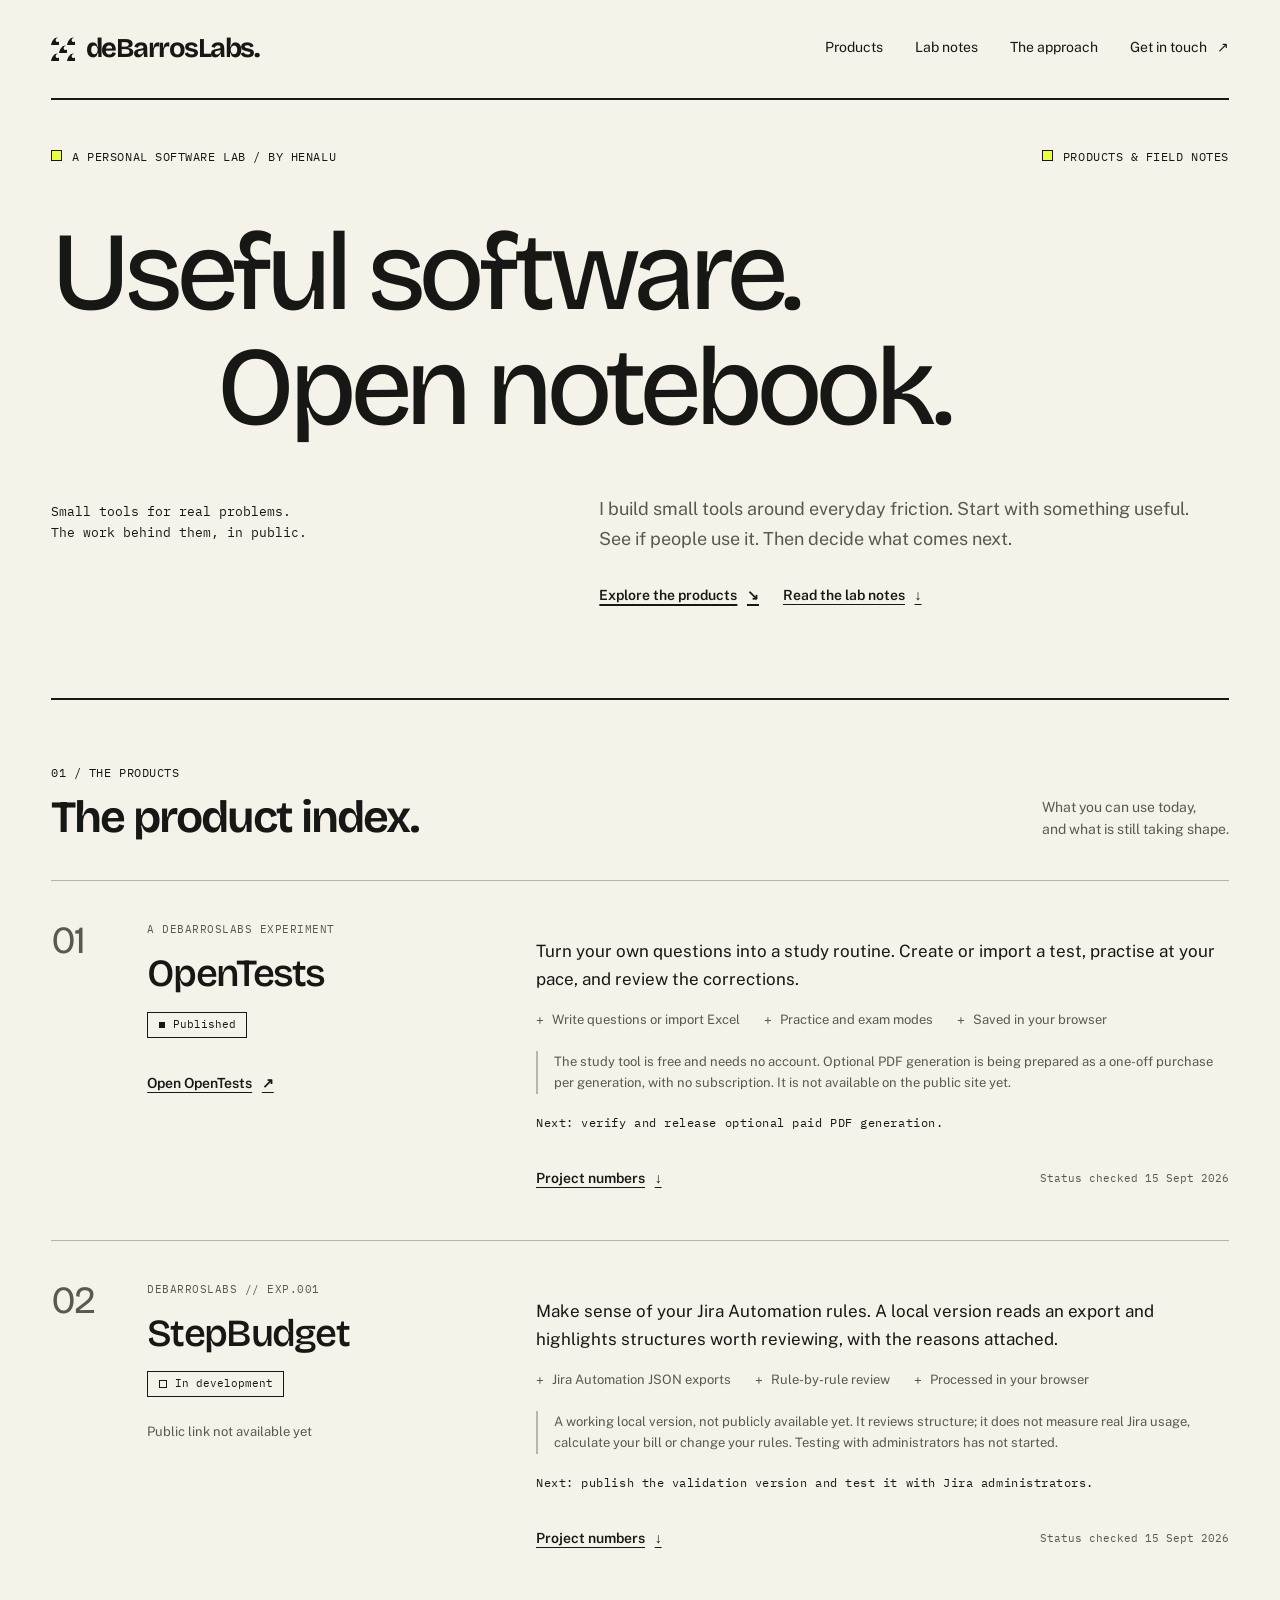
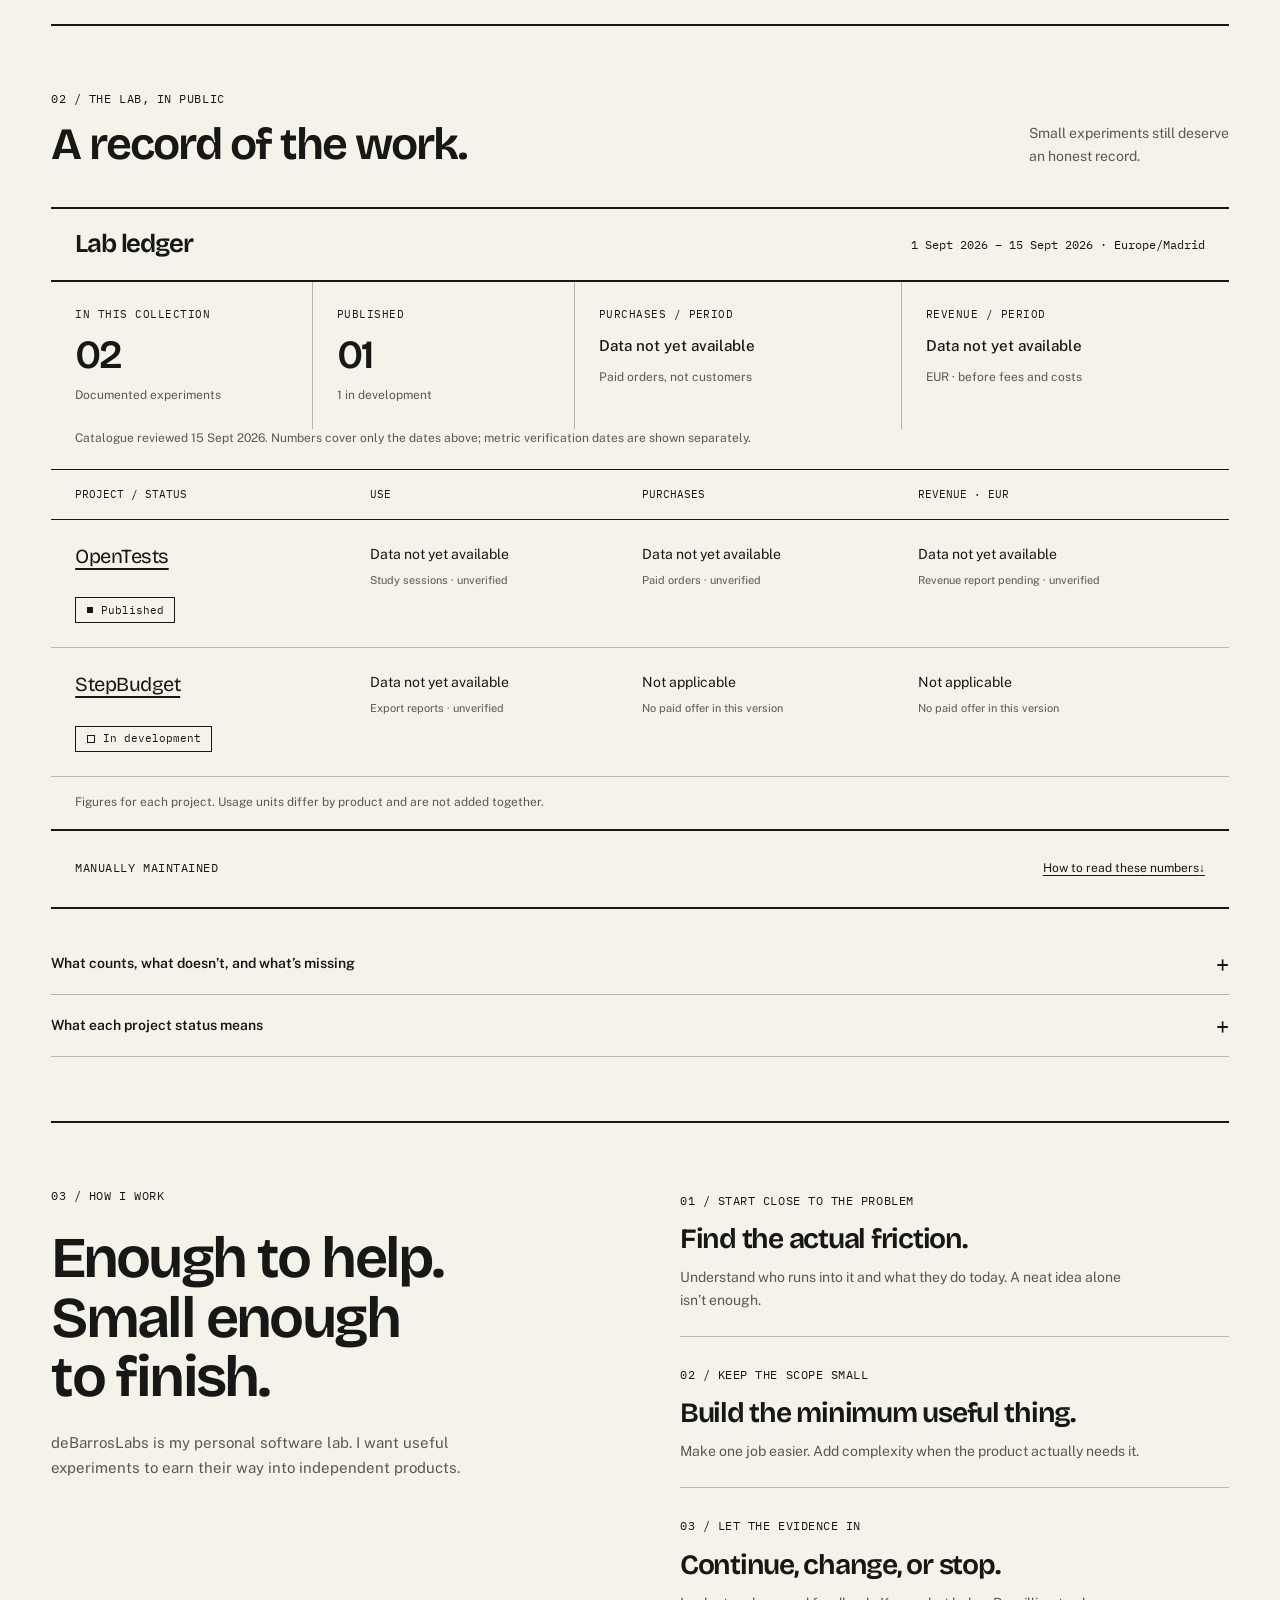
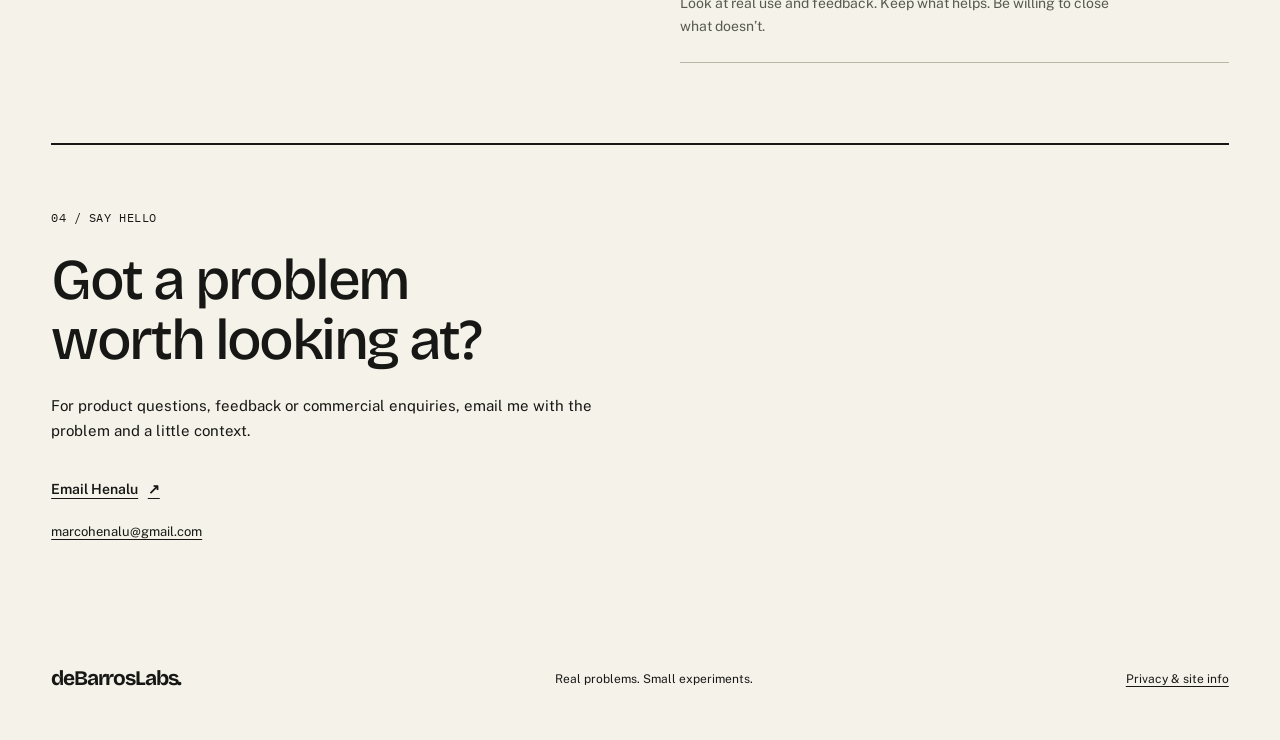
<file: public/index.html>
<!doctype html>
<html lang="en">
  <head>
    <meta charset="utf-8" />
    <meta name="viewport" content="width=device-width, initial-scale=1" />
    <title>deBarrosLabs — Small tools for real problems</title>
    <meta
      name="description"
      content="A personal software lab. Explore OpenTests and StepBudget, see what is available, and follow the work and the numbers behind each experiment."
    />
    <meta name="theme-color" content="#f5f2e9" />
    <link rel="canonical" href="https://debarroslabs.com/" />
    <meta property="og:type" content="website" />
    <meta property="og:site_name" content="deBarrosLabs" />
    <meta
      property="og:title"
      content="deBarrosLabs — Small tools for real problems"
    />
    <meta
      property="og:description"
      content="Useful little products. Work in progress. The numbers, when there are numbers."
    />
    <meta property="og:url" content="https://debarroslabs.com/" />
    <meta property="og:image" content="https://debarroslabs.com/social.png" />
    <meta property="og:image:width" content="1200" />
    <meta property="og:image:height" content="630" />
    <meta
      property="og:image:alt"
      content="deBarrosLabs. Small tools for real problems."
    />
    <meta name="twitter:card" content="summary_large_image" />
    <link rel="icon" href="icons/lab.svg" type="image/svg+xml" />
    <link rel="apple-touch-icon" href="icons/apple-touch-icon.png" />
    <link
      rel="preload"
      href="brand/fonts/bricolage-grotesque-latin-wght-normal.woff2"
      as="font"
      type="font/woff2"
      crossorigin
    />
    <link
      rel="preload"
      href="brand/fonts/public-sans-latin-wght-normal.woff2"
      as="font"
      type="font/woff2"
      crossorigin
    />
    <link rel="stylesheet" href="brand/tokens.css" />
    <link rel="stylesheet" href="styles.css" />
    <script src="lab-data.js" defer></script>
    <script src="lab.js" defer></script>
    <script src="motion.js" defer></script>
  </head>
  <body>
    <a class="skip-link" href="#main">Skip to content</a>
    <div class="page-shell" id="top">
      <header class="site-header">
        <a class="wordmark" href="#top" aria-label="deBarrosLabs home">
          <svg width="24" height="24" viewBox="0 0 24 24" aria-hidden="true">
            <g fill="currentColor">
              <path
                transform="translate(0 0)"
                d="M0 8C1 3.5 3.5 0 7 .5C4.8 1.5 4 3.2 5.2 4.5C6 5.3 7 5.1 8 4.4V8Z"
              />
              <path
                transform="translate(16 0)"
                d="M0 8C1 3.5 3.5 0 7 .5C4.8 1.5 4 3.2 5.2 4.5C6 5.3 7 5.1 8 4.4V8Z"
              />
              <path
                transform="translate(8 8)"
                d="M0 8C1 3.5 3.5 0 7 .5C4.8 1.5 4 3.2 5.2 4.5C6 5.3 7 5.1 8 4.4V8Z"
              />
              <path
                transform="translate(0 16)"
                d="M0 8C1 3.5 3.5 0 7 .5C4.8 1.5 4 3.2 5.2 4.5C6 5.3 7 5.1 8 4.4V8Z"
              />
              <path
                transform="translate(16 16)"
                d="M0 8C1 3.5 3.5 0 7 .5C4.8 1.5 4 3.2 5.2 4.5C6 5.3 7 5.1 8 4.4V8Z"
              />
            </g>
          </svg>
          deBarrosLabs<span class="wordmark-period">.</span>
        </a>
        <nav aria-label="Main navigation">
          <a href="#projects">Products</a>
          <a href="#progress">Lab notes</a>
          <a href="#about">The approach</a>
          <a href="#contact">Get in touch <span aria-hidden="true">↗</span></a>
        </nav>
      </header>
      <main id="main" tabindex="-1">
        <section class="hero" aria-labelledby="intro-title">
          <div class="hero-kicker">
            <p class="eyebrow">A PERSONAL SOFTWARE LAB / BY HENALU</p>
            <span class="eyebrow journal-label"
              >PRODUCTS &amp; FIELD NOTES</span
            >
          </div>
          <h1 id="intro-title">
            <span>Useful software.</span
            ><span class="title-second"
              >Open notebook<span class="title-dot">.</span></span
            >
          </h1>
          <div class="hero-bottom">
            <p class="hero-caption">
              Small tools for real problems.<br />The work behind them, in
              public.
            </p>
            <div class="hero-introduction">
              <p class="hero-lead">
                I build small tools around everyday friction. Start with
                something useful. See if people use it. Then decide what comes
                next.
              </p>
              <div class="hero-actions">
                <a class="text-link primary-link" href="#projects"
                  >Explore the products <span aria-hidden="true">↘</span></a
                ><a class="text-link" href="#progress"
                  >Read the lab notes <span aria-hidden="true">↓</span></a
                >
              </div>
            </div>
          </div>
        </section>
        <section
          id="projects"
          class="section products"
          aria-labelledby="products-title"
        >
          <div class="section-heading">
            <div>
              <p class="eyebrow">01 / THE PRODUCTS</p>
              <h2 id="products-title">The product index.</h2>
            </div>
            <p>What you can use today,<br />and what is still taking shape.</p>
          </div>
          <div id="product-list">
            <p class="load-note">Loading the product notes…</p>
          </div>
          <noscript
            ><p>
              <a href="https://opentests.vercel.app/">OpenTests</a> is a
              published study tool for creating or importing questions,
              practising and reviewing corrections. StepBudget is a local
              development version for reviewing Jira Automation exports, with no
              public link yet. Enable JavaScript for the detailed project
              ledger; usage, purchases and revenue data are not yet available.
            </p></noscript
          >
        </section>
        <section
          id="progress"
          class="section progress"
          aria-labelledby="progress-title"
        >
          <div class="section-heading">
            <div>
              <p class="eyebrow">02 / THE LAB, IN PUBLIC</p>
              <h2 id="progress-title">A record of the work.</h2>
            </div>
            <p>Small experiments still deserve<br />an honest record.</p>
          </div>
          <div class="ledger">
            <div class="ledger-heading">
              <h3>Lab ledger</h3>
              <p id="reporting-period">Reporting period pending</p>
            </div>
            <div id="lab-summary" class="lab-summary"></div>
            <p class="ledger-note" id="ledger-review">
              No verified usage or financial figures have been published.
            </p>
            <div
              class="ledger-scroll"
              role="region"
              aria-label="Project metrics"
              tabindex="0"
            >
              <table>
                <caption>
                  Figures for each project. Usage units differ by product and
                  are not added together.
                </caption>
                <thead>
                  <tr>
                    <th scope="col">Project / status</th>
                    <th scope="col">Use</th>
                    <th scope="col">Purchases</th>
                    <th scope="col">Revenue · EUR</th>
                  </tr>
                </thead>
                <tbody id="metric-rows"></tbody>
              </table>
            </div>
            <div class="ledger-footer">
              <span class="eyebrow">MANUALLY MAINTAINED</span
              ><a href="#metric-definitions"
                >How to read these numbers <span aria-hidden="true">↓</span></a
              >
            </div>
          </div>
          <div id="metric-definitions" class="metric-definitions">
            <details>
              <summary>
                What counts, what doesn’t, and what’s missing
                <span aria-hidden="true">+</span>
              </summary>
              <div class="definitions-content">
                <p>
                  <strong>Data not yet available</strong> means there is no
                  verified figure for the stated period. It does not mean zero.
                  <strong>Not applicable</strong> means the product has no paid
                  offer in this version.
                </p>
                <dl>
                  <dt>Use</dt>
                  <dd>
                    Completed study sessions in OpenTests; reports from users’
                    own Jira exports in StepBudget. These are actions, not
                    unique people. Product-specific sources and exclusions
                    appear below.
                  </dd>
                  <dt>Purchases</dt>
                  <dd>
                    Successfully paid orders completed during the period,
                    including orders later refunded. Excludes test, failed and
                    cancelled payments. One person may make several purchases.
                  </dd>
                  <dt>Revenue · EUR</dt>
                  <dd>
                    Customer payments received during the period, excluding tax,
                    minus refunds recorded in that period. Before payment fees
                    and operating costs. This is not profit. One-off generation
                    payments are not monthly recurring revenue (MRR).
                  </dd>
                  <dt>Coverage and dates</dt>
                  <dd>
                    The period is fixed, not a rolling “this month” counter. A
                    source and verification date accompany every published
                    number. Partial or observed samples are labelled; missing
                    projects are never silently counted as zero.
                  </dd>
                </dl>
                <div id="source-notes" class="source-notes"></div>
                <p>
                  Updates are entered after checking an aggregate report or a
                  documented observation. This page has no live analytics
                  connection and does not collect study material, Jira exports
                  or payment details.
                </p>
              </div>
            </details>
            <details>
              <summary>
                What each project status means <span aria-hidden="true">+</span>
              </summary>
              <div class="definitions-content">
                <dl>
                  <dt>In development</dt>
                  <dd>
                    Being built or prepared locally. No public product is
                    implied.
                  </dd>
                  <dt>Testing</dt>
                  <dd>
                    A real validation test is underway. Results are still being
                    assessed.
                  </dd>
                  <dt>Published</dt>
                  <dd>
                    A working version is publicly accessible. This does not mean
                    demand or commercial success has been validated.
                  </dd>
                  <dt>Closed</dt>
                  <dd>
                    The experiment has been explicitly ended. Its notes can stay
                    in the ledger.
                  </dd>
                </dl>
              </div>
            </details>
          </div>
        </section>
        <section
          id="about"
          class="section approach"
          aria-labelledby="approach-title"
        >
          <div class="approach-intro">
            <p class="eyebrow">03 / HOW I WORK</p>
            <h2 id="approach-title">
              Enough to help.<br />Small enough<br />to finish.
            </h2>
            <p>
              deBarrosLabs is my personal software lab. I want useful
              experiments to earn their way into independent products.
            </p>
          </div>
          <ol class="principles">
            <li>
              <span class="eyebrow">01 / START CLOSE TO THE PROBLEM</span>
              <h3>Find the actual friction.</h3>
              <p>
                Understand who runs into it and what they do today. A neat idea
                alone isn’t enough.
              </p>
            </li>
            <li>
              <span class="eyebrow">02 / KEEP THE SCOPE SMALL</span>
              <h3>Build the minimum useful thing.</h3>
              <p>
                Make one job easier. Add complexity when the product actually
                needs it.
              </p>
            </li>
            <li>
              <span class="eyebrow">03 / LET THE EVIDENCE IN</span>
              <h3>Continue, change, or stop.</h3>
              <p>
                Look at real use and feedback. Keep what helps. Be willing to
                close what doesn’t.
              </p>
            </li>
          </ol>
        </section>
        <section id="contact" class="contact" aria-labelledby="contact-title">
          <div>
            <p class="eyebrow">04 / SAY HELLO</p>
            <h2 id="contact-title">Got a problem<br />worth looking at?</h2>
            <p>
              For product questions, feedback or commercial enquiries, email me
              with the problem and a little context.
            </p>
            <a class="button button-light" href="mailto:marcohenalu@gmail.com"
              >Email Henalu <span aria-hidden="true">↗</span></a
            ><a class="contact-email" href="mailto:marcohenalu@gmail.com"
              >marcohenalu@gmail.com</a
            >
          </div>
        </section>
      </main>
      <footer class="site-footer">
        <a href="#top" class="wordmark">deBarrosLabs.</a>
        <p>Real problems. Small experiments.</p>
        <a href="privacy.html">Privacy &amp; site info</a>
      </footer>
    </div>
  </body>
</html>
</file>
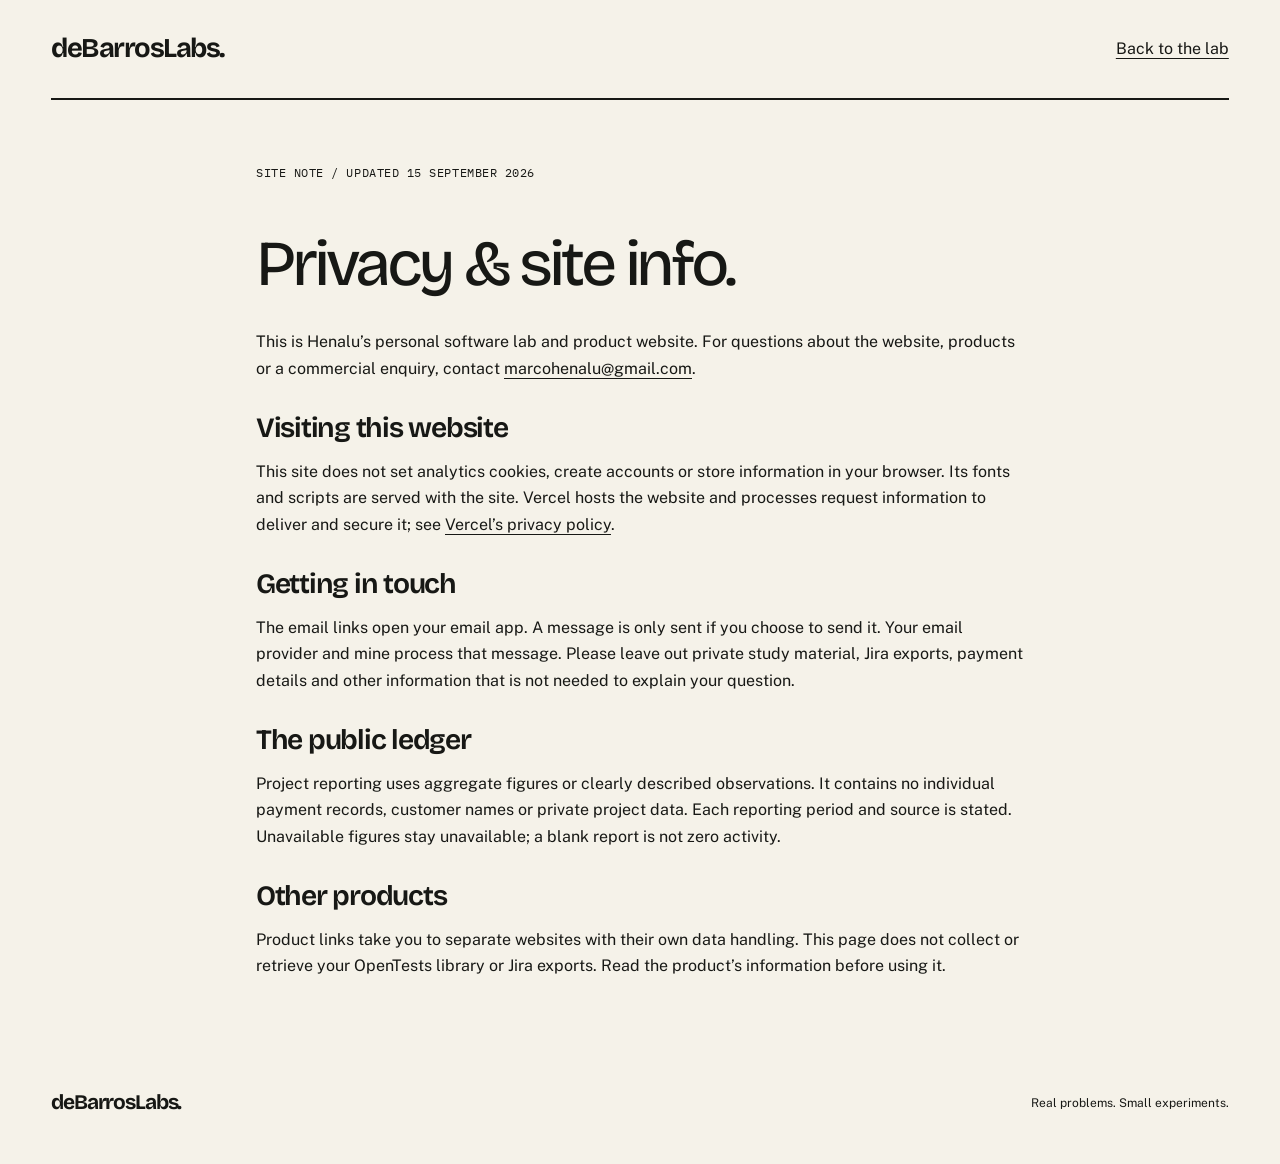
<file: public/privacy.html>
<!doctype html>
<html lang="en">
  <head>
    <meta charset="utf-8" />
    <meta name="viewport" content="width=device-width, initial-scale=1" />
    <title>Privacy &amp; site info — deBarrosLabs</title>
    <meta
      name="description"
      content="How the deBarrosLabs public website handles visits, contact and project reporting."
    />
    <link rel="canonical" href="https://debarroslabs.com/privacy.html" />
    <link rel="icon" href="icons/lab.svg" type="image/svg+xml" />
    <link rel="stylesheet" href="brand/tokens.css" />
    <link rel="stylesheet" href="styles.css" />
  </head>
  <body>
    <a class="skip-link" href="#main">Skip to content</a>
    <div class="page-shell">
      <header class="site-header">
        <a class="wordmark" href="./">deBarrosLabs.</a
        ><a href="./">Back to the lab</a>
      </header>
      <main id="main" tabindex="-1" class="privacy-main">
        <p class="eyebrow">SITE NOTE / UPDATED 15 SEPTEMBER 2026</p>
        <h1>Privacy &amp; site info.</h1>
        <p>
          This is Henalu’s personal software lab and product website. For
          questions about the website, products or a commercial enquiry, contact
          <a href="mailto:marcohenalu@gmail.com">marcohenalu@gmail.com</a>.
        </p>
        <h2>Visiting this website</h2>
        <p>
          This site does not set analytics cookies, create accounts or store
          information in your browser. Its fonts and scripts are served with the
          site. Vercel hosts the website and processes request information to
          deliver and secure it; see
          <a href="https://vercel.com/legal/privacy-policy"
            >Vercel’s privacy policy</a
          >.
        </p>
        <h2>Getting in touch</h2>
        <p>
          The email links open your email app. A message is only sent if you
          choose to send it. Your email provider and mine process that message.
          Please leave out private study material, Jira exports, payment details
          and other information that is not needed to explain your question.
        </p>
        <h2>The public ledger</h2>
        <p>
          Project reporting uses aggregate figures or clearly described
          observations. It contains no individual payment records, customer
          names or private project data. Each reporting period and source is
          stated. Unavailable figures stay unavailable; a blank report is not
          zero activity.
        </p>
        <h2>Other products</h2>
        <p>
          Product links take you to separate websites with their own data
          handling. This page does not collect or retrieve your OpenTests
          library or Jira exports. Read the product’s information before using
          it.
        </p>
      </main>
      <footer class="site-footer">
        <a href="./" class="wordmark">deBarrosLabs.</a>
        <p>Real problems. Small experiments.</p>
      </footer>
    </div>
  </body>
</html>
</file>
<file: public/brand/tokens.css>
:root {
  color-scheme: light;
  --paper: #f5f2e9;
  --surface: #eae7dc;
  --ink: #171815;
  --muted: #585a50;
  --line: #b5b7a7;
  --accent: #eaff43;
  --on-accent: var(--ink);
  --radius: 2px;
  --border: 2px solid var(--ink);
  --shadow: 6px 6px 0 var(--ink);
  --space-1: 0.25rem;
  --space-2: 0.5rem;
  --space-3: 0.75rem;
  --space-4: 1rem;
  --space-6: 1.5rem;
  --space-8: 2rem;
  --space-12: 3rem;
  --space-16: 4rem;
  --gutter: clamp(1.25rem, 4vw, 4rem);
  --text-sm: 0.8125rem;
  --text-base: 1rem;
  --text-lead: clamp(1.0625rem, 1.4vw, 1.25rem);
  --text-display: clamp(3.25rem, 7.3vw, 7rem);
  --motion-fast: 140ms;
}

[data-experiment='001'] {
  --accent: #eaff43;
}
[data-experiment='002'] {
  --accent: #51df81;
}
[data-experiment='003'] {
  --accent: #ff7652;
}
</file>
<file: public/styles.css>
@font-face {
  font-family: Bricolage;
  src: url('brand/fonts/bricolage-grotesque-latin-wght-normal.woff2')
    format('woff2');
  font-weight: 200 800;
  font-display: swap;
}
@font-face {
  font-family: Public;
  src: url('brand/fonts/public-sans-latin-wght-normal.woff2') format('woff2');
  font-weight: 100 900;
  font-display: swap;
}
@font-face {
  font-family: Plex;
  src: url('brand/fonts/ibm-plex-mono-latin-400-normal.woff2') format('woff2');
  font-weight: 400;
  font-display: swap;
}
:root {
  --font-display: Bricolage, Arial, sans-serif;
  --font-sans: Public, Arial, sans-serif;
  --font-mono: Plex, monospace;
  --opentests: #284b8f;
  --opentests-paper: #e5ebf6;
}
* {
  box-sizing: border-box;
}
html {
  scroll-behavior: smooth;
  scroll-padding-top: 2rem;
}
body {
  margin: 0;
  background: var(--paper);
  color: var(--ink);
  font: 1rem/1.65 var(--font-sans);
}
::selection {
  background: var(--accent);
  color: var(--ink);
}
a {
  color: inherit;
  text-underline-offset: 0.25em;
}
button,
select {
  font: inherit;
}
a,
button,
summary {
  touch-action: manipulation;
}
:focus-visible {
  outline: 3px solid var(--ink);
  outline-offset: 5px;
}

h1,
h2,
h3,
p {
  margin: 0;
}
h1,
h2,
h3 {
  font-family: var(--font-display);
  line-height: 1.03;
  letter-spacing: -0.045em;
  text-wrap: balance;
}
h2 {
  font-size: clamp(2.1rem, 3.5vw, 3.75rem);
  font-weight: 650;
}
h3 {
  font-size: 1.7rem;
  font-weight: 650;
}
p {
  text-wrap: pretty;
}
.page-shell {
  max-width: 1600px;
  margin: 0 auto;
  padding: 0 var(--gutter);
}
.eyebrow {
  font: 400 0.75rem/1.55 var(--font-mono);
  letter-spacing: 0.045em;
}
.skip-link {
  position: fixed;
  top: 12px;
  left: 12px;
  z-index: 10;
  background: var(--accent);
  padding: 12px 20px;
  border: var(--border);
  transform: translateY(-180%);
}
.skip-link:focus {
  transform: none;
}
.site-header {
  display: flex;
  align-items: center;
  justify-content: space-between;
  gap: 1.5rem;
  min-height: 100px;
  border-bottom: var(--border);
}
.wordmark {
  display: inline-flex;
  align-items: center;
  gap: 0.65rem;
  font: 700 1.7rem/1 var(--font-display);
  letter-spacing: -0.055em;
  text-decoration: none;
  min-height: 44px;
  white-space: nowrap;
}
.wordmark-period {
  margin-left: -0.65rem;
}
.site-header nav {
  display: flex;
  align-items: center;
  gap: clamp(1rem, 2.5vw, 2.5rem);
}
.site-header nav a {
  font-size: 0.875rem;
  text-decoration: none;
  display: inline-flex;
  align-items: center;
  gap: 0.6rem;
  min-height: 44px;
  border-bottom: 2px solid transparent;
}
.site-header nav a:hover {
  border-color: var(--ink);
}
.hero {
  padding: 3rem 0 5rem;
}
.hero-kicker {
  display: flex;
  justify-content: space-between;
  gap: 2rem;
}
h1 {
  font-size: clamp(3.2rem, 8.7vw, 8.5rem);
  font-weight: 450;
  line-height: 1.04;
  letter-spacing: -0.065em;
  margin: 3rem 0;
}
.hero h1 span {
  display: block;
}
.hero h1 .title-second {
  margin-left: 14%;
}
.hero h1 .title-dot {
  display: inline;
  color: var(--ink);
}
.hero-bottom {
  display: grid;
  grid-template-columns: 1fr 1.3fr;
  gap: 4rem;
  align-items: start;
}
.hero-caption {
  font: 0.8rem/1.7 var(--font-mono);
  padding-top: 0.4rem;
}
.hero-lead {
  max-width: 38rem;
  font-size: 1.125rem;
  color: var(--muted);
}
.hero-actions {
  display: flex;
  flex-wrap: wrap;
  gap: 1.5rem;
  margin-top: 1.25rem;
}
.text-link,
.button {
  font-size: 0.875rem;
  font-weight: 600;
  display: inline-flex;
  align-items: center;
  gap: 0.6rem;
  min-height: 44px;
  text-underline-offset: 0.3em;
}
.button {
  padding: 0.6rem 0;
  text-decoration: underline;
}
.text-link:hover,
.button:hover {
  text-decoration-thickness: 2px;
}
.primary-link {
  text-decoration-thickness: 2px;
}
.section {
  padding: 4rem 0;
  border-top: var(--border);
}
.section-heading {
  display: flex;
  justify-content: space-between;
  align-items: end;
  gap: 2rem;
  margin-bottom: 2.5rem;
}
.section-heading .eyebrow {
  margin-bottom: 0.75rem;
}
.section-heading > p {
  font-size: 0.875rem;
  color: var(--muted);
  line-height: 1.6;
  max-width: 21rem;
}
.product {
  display: grid;
  grid-template-columns: 4rem minmax(12rem, 0.85fr) minmax(0, 1.65fr);
  gap: 2rem;
  padding: 2.5rem 0;
  border-top: 1px solid var(--line);
}
.product:last-child {
  padding-bottom: 0;
}
.product-index {
  font: 400 2.4rem/1 var(--font-display);
  color: var(--muted);
  letter-spacing: -0.06em;
}
.product-heading .eyebrow {
  font-size: 0.6875rem;
  color: var(--muted);
  margin-bottom: 1rem;
}
.product h3 {
  font-size: clamp(2rem, 3vw, 3rem);
  font-weight: 550;
  margin-bottom: 1rem;
}
.product-heading .status {
  margin-bottom: 1rem;
}
.product-heading > div {
  margin-top: 0.5rem;
}
.product-heading .unavailable-link {
  display: block;
  max-width: 12rem;
}
.status {
  display: inline-flex;
  align-items: center;
  gap: 0.5rem;
  border: 1px solid var(--ink);
  padding: 0.2rem 0.65rem;
  font: 0.6875rem/1.6 var(--font-mono);
  white-space: nowrap;
}
.status::before {
  content: '';
  width: 6px;
  height: 6px;
  display: block;
  background: var(--ink);
}
.status[data-status='development']::before {
  background: transparent;
  border: 1px solid var(--ink);
}
.status[data-status='closed']::before {
  height: 2px;
}
.product-description {
  font-size: 1.0625rem;
  max-width: 44rem;
  margin: 1rem 0;
}
.product-features {
  display: flex;
  flex-wrap: wrap;
  gap: 0.35rem 1.5rem;
  padding: 0;
  margin: 1rem 0;
  list-style: none;
  color: var(--muted);
  font-size: 0.8125rem;
}
.product-features li::before {
  content: '+';
  margin-right: 0.5rem;
  font-family: var(--font-mono);
}
.product-note {
  border-left: 2px solid var(--line);
  padding-left: 1rem;
  color: var(--muted);
  font-size: 0.8125rem;
  max-width: 45rem;
  margin: 1.25rem 0;
}
.product-bottom {
  display: flex;
  flex-wrap: wrap;
  align-items: center;
  gap: 0.75rem 1.5rem;
  justify-content: space-between;
  margin-top: 1.5rem;
}
.product-bottom .button {
  min-height: 48px;
  padding: 0.65rem 1rem;
}
.review-date {
  font: 0.6875rem/1.6 var(--font-mono);
  color: var(--muted);
}
.unavailable-link {
  font-size: 0.8125rem;
  color: var(--muted);
}
.ledger {
  border-top: var(--border);
  border-bottom: var(--border);
  background: transparent;
}
.ledger-heading {
  padding: 1.4rem 1.5rem;
  display: flex;
  flex-wrap: wrap;
  align-items: center;
  justify-content: space-between;
  gap: 1rem;
  border-bottom: var(--border);
}
.ledger-heading h3 {
  font-size: 1.6rem;
}
.ledger-heading p {
  font: 0.75rem/1.6 var(--font-mono);
}
.lab-summary {
  display: grid;
  grid-template-columns: 1fr 1fr 1.25fr 1.25fr;
}
.summary-item {
  padding: 1.5rem;
  border-right: 1px solid var(--line);
}
.summary-item:last-child {
  border-right: 0;
}
.summary-item .eyebrow {
  display: block;
  margin-bottom: 0.75rem;
  font-size: 0.6875rem;
}
.summary-value {
  font-family: var(--font-display);
  font-size: 2.5rem;
  line-height: 1;
  letter-spacing: -0.045em;
  font-weight: 600;
  display: block;
}
.summary-missing {
  font-family: var(--font-sans);
  font-size: 0.95rem;
  line-height: 1.45;
  letter-spacing: 0;
  font-weight: 500;
  max-width: 12rem;
}
.summary-detail {
  font-size: 0.75rem;
  color: var(--muted);
  margin-top: 0.65rem;
  display: block;
}
.ledger-note {
  padding: 0 1.5rem 1.25rem;
  font-size: 0.75rem;
  color: var(--muted);
}
.ledger-scroll {
  border-top: 1px solid var(--ink);
  overflow: auto;
  background: var(--paper);
}
table {
  border-collapse: collapse;
  width: 100%;
  text-align: left;
}
caption {
  text-align: left;
  padding: 1rem 1.5rem;
  font-size: 0.75rem;
  color: var(--muted);
  caption-side: bottom;
  border-top: 1px solid var(--line);
}
th {
  font: 0.6875rem/1.5 var(--font-mono);
  font-weight: 400;
  padding: 1rem 1.5rem;
  border-bottom: 1px solid var(--ink);
  text-transform: uppercase;
}
td {
  padding: 1.5rem;
  vertical-align: top;
  border-bottom: 1px solid var(--line);
  font-size: 0.875rem;
  line-height: 1.5;
}
tbody tr:last-child td {
  border-bottom: 0;
}
td:first-child {
  width: 25%;
}
.metric-project {
  display: block;
  min-height: 44px;
  font-family: var(--font-display);
  font-size: 1.25rem;
  line-height: 1.2;
  letter-spacing: -0.025em;
  margin-bottom: 0.6rem;
}
.metric-value {
  display: block;
  max-width: 12rem;
}
.metric-detail {
  display: block;
  font-size: 0.6875rem;
  color: var(--muted);
  margin-top: 0.45rem;
  max-width: 15rem;
}
.metric-number {
  font-family: var(--font-mono);
  font-size: 1.25rem;
}
.ledger-footer {
  padding: 1rem 1.5rem;
  display: flex;
  flex-wrap: wrap;
  align-items: center;
  justify-content: space-between;
  gap: 0.5rem;
  border-top: var(--border);
  font-size: 0.75rem;
}
.ledger-footer a {
  display: inline-flex;
  align-items: center;
  min-height: 44px;
}
.metric-definitions {
  margin-top: 1.5rem;
}
details {
  border-bottom: 1px solid var(--line);
}
summary {
  cursor: pointer;
  min-height: 60px;
  padding: 1rem 0;
  font-size: 0.875rem;
  font-weight: 600;
  list-style: none;
  display: flex;
  align-items: center;
  justify-content: space-between;
  gap: 1rem;
}
summary::-webkit-details-marker {
  display: none;
}
summary span {
  font: 1.4rem var(--font-mono);
}
details[open] > summary span {
  transform: rotate(45deg);
}
.definitions-content {
  padding: 0 0 1.5rem;
  max-width: 60rem;
  font-size: 0.875rem;
  color: var(--muted);
}
.definitions-content p + p {
  margin-top: 1rem;
}
dl {
  margin: 1.5rem 0;
}
dt {
  font-weight: 600;
  color: var(--ink);
  margin-top: 1rem;
}
dd {
  margin: 0.25rem 0 0;
}
.source-notes {
  display: grid;
  grid-template-columns: 1fr 1fr;
  gap: 2rem;
  border-top: 1px solid var(--line);
  padding: 1.5rem 0;
}
.source-notes h4 {
  color: var(--ink);
  font-size: 1rem;
  margin: 0 0 0.75rem;
}
.source-notes ul {
  padding-left: 1rem;
}
.source-notes li {
  margin-top: 0.6rem;
}
.approach {
  display: grid;
  grid-template-columns: 1fr 1fr;
  gap: 5rem;
}
.approach-intro .eyebrow {
  margin-bottom: 1.5rem;
}
.approach-intro h2 {
  font-size: clamp(2.5rem, 4.5vw, 4.5rem);
}
.approach-intro > p:last-child {
  margin-top: 1.5rem;
  max-width: 27rem;
  color: var(--muted);
  font-size: 0.9375rem;
}
.principles {
  margin: 0;
  padding: 0;
  list-style: none;
}
.principles li {
  border-bottom: 1px solid var(--line);
  padding: 1.5rem 0;
}
.principles li:first-child {
  padding-top: 0;
}
.principles h3 {
  font-size: 1.75rem;
  margin: 0.75rem 0;
}
.principles p {
  font-size: 0.875rem;
  color: var(--muted);
  max-width: 31rem;
}
.contact {
  border-top: var(--border);
  padding: 4rem 0;
  margin-top: 1rem;
}
.contact .eyebrow {
  margin-bottom: 1.5rem;
}
.contact h2 {
  font-size: clamp(2.5rem, 4.5vw, 4.8rem);
  font-weight: 500;
}
.contact p:not(.eyebrow) {
  max-width: 34rem;
  margin: 1.5rem 0;
  font-size: 0.9375rem;
}
.contact-email {
  display: block;
  min-height: 44px;
  padding: 0.6rem 0;
  font-size: 0.8125rem;
  overflow-wrap: anywhere;
}
.site-footer {
  min-height: 120px;
  display: flex;
  align-items: center;
  justify-content: space-between;
  gap: 1.5rem;
  font-size: 0.75rem;
}
.site-footer .wordmark {
  font-size: 1.3rem;
}
.site-footer > a:last-child {
  display: inline-flex;
  min-height: 44px;
  align-items: center;
}
.privacy-main {
  max-width: 48rem;
  margin: 4rem auto;
}
.privacy-main h1 {
  font-size: clamp(2.5rem, 5vw, 4rem);
  margin-bottom: 2rem;
}
.privacy-main h2 {
  font-size: 1.75rem;
  margin: 2rem 0 0.75rem;
}
.privacy-main p {
  margin-top: 1rem;
}
@media (max-width: 1000px) {
  .site-header nav {
    gap: 1.25rem;
  }
  .site-header nav a {
    font-size: 0.8125rem;
  }
  .approach {
    gap: 3rem;
  }
  th,
  td {
    padding: 1.25rem;
  }
  .summary-item {
    padding: 1.25rem;
  }
}
@media (max-width: 760px) {
  .site-header {
    display: block;
    padding: 1.25rem 0 0.6rem;
  }
  .site-header nav {
    justify-content: space-between;
    gap: 0.6rem;
    flex-wrap: wrap;
    margin-top: 0.75rem;
  }
  .site-header nav a {
    font-size: 0.75rem;
  }
  .section {
    padding: 3rem 0;
  }
  .section-heading {
    display: block;
    margin-bottom: 2rem;
  }
  .section-heading > p {
    margin-top: 1rem;
  }
  .section-heading > p br {
    display: none;
  }
  .product h3 {
    font-size: 2.25rem;
  }
  .product-description {
    font-size: 1rem;
  }
  .product-bottom {
    gap: 1rem;
  }
  .product-bottom .review-date {
    width: 100%;
  }
  .lab-summary {
    grid-template-columns: 1fr 1fr;
  }
  .summary-item:nth-child(2) {
    border-right: 0;
  }
  .summary-item:nth-child(-n + 2) {
    border-bottom: 1px solid var(--line);
  }
  .ledger-heading {
    padding: 1rem;
  }
  .ledger-heading p {
    font-size: 0.6875rem;
  }
  .summary-item {
    padding: 1rem;
  }
  .ledger-note {
    padding: 1rem;
  }
  .ledger-scroll {
    overflow: visible;
  }
  table,
  tbody {
    display: block;
  }
  thead {
    display: none;
  }
  tbody tr {
    display: grid;
    grid-template-columns: 1fr 1fr;
    padding: 1rem;
    gap: 1rem;
    border-bottom: var(--border);
  }
  tbody tr:last-child {
    border: 0;
  }
  td {
    display: block;
    border: 0;
    padding: 0;
    min-width: 0;
  }
  td:first-child {
    width: auto;
    grid-column: 1/-1;
    display: flex;
    align-items: center;
    justify-content: space-between;
    gap: 0.5rem;
  }
  td:last-child {
    grid-column: 1/-1;
  }
  td:not(:first-child)::before {
    content: attr(data-label);
    display: block;
    font: 0.6875rem/1.5 var(--font-mono);
    margin-bottom: 0.5rem;
    text-transform: uppercase;
  }
  .metric-project {
    margin: 0;
  }
  .metric-value {
    max-width: none;
    font-size: 0.8125rem;
  }
  caption {
    display: block;
    padding: 1rem;
  }
  .ledger-footer {
    padding: 0.75rem 1rem;
  }
  .source-notes {
    grid-template-columns: 1fr;
    gap: 1rem;
  }
  .approach {
    grid-template-columns: 1fr;
    gap: 2rem;
  }
  .approach-intro h2 br:last-child {
    display: none;
  }
  .site-footer {
    flex-wrap: wrap;
    padding: 1.5rem 0;
    gap: 0.5rem 1.5rem;
  }
  .site-footer p {
    flex-basis: 100%;
    order: 3;
  }
  .metric-definitions summary {
    font-size: 0.8125rem;
  }
  .privacy-main {
    margin: 2rem 0;
  }
}
@media (max-width: 360px) {
  .page-shell {
    padding: 0 1rem;
  }
  .wordmark {
    font-size: 1.5rem;
  }
  .site-header nav {
    gap: 0.5rem;
  }
  .site-header nav a {
    font-size: 0.6875rem;
  }
  .status {
    font-size: 0.6875rem;
  }
  .ledger-heading {
    align-items: start;
  }
  .summary-item {
    padding: 0.9rem;
  }
  .contact h2 {
    font-size: 2.3rem;
  }
}
@media (prefers-reduced-motion: reduce) {
  html {
    scroll-behavior: auto;
  }
  *,
  *::before,
  *::after {
    transition: none !important;
    animation: none !important;
  }
}

@media (max-width: 1000px) {
  .product {
    grid-template-columns: 2.5rem minmax(10rem, 0.8fr) minmax(0, 1.4fr);
    gap: 1.4rem;
  }
  .hero-bottom {
    gap: 2rem;
  }
  .journal-label {
    display: none;
  }
}
@media (max-width: 760px) {
  .hero {
    padding: 2rem 0 3rem;
  }
  .hero-kicker .eyebrow {
    font-size: 0.6875rem;
  }
  .hero h1 {
    font-size: clamp(2.8rem, 9.4vw, 4.8rem);
    margin: 2.5rem 0;
  }
  .hero h1 .title-second {
    margin-left: 0;
  }
  .hero-bottom {
    grid-template-columns: 1fr;
    gap: 1.5rem;
  }
  .hero-lead {
    font-size: 1rem;
  }
  .hero-caption {
    font-size: 0.75rem;
  }
  .hero-actions {
    gap: 0.25rem 1rem;
  }
  .product {
    grid-template-columns: 2.5rem minmax(0, 1fr);
    gap: 1rem;
    padding: 2rem 0;
  }
  .product-body {
    grid-column: 1 / -1;
  }
  .product-index {
    font-size: 2rem;
  }
  .product-heading .eyebrow {
    margin-bottom: 0.75rem;
  }
  .product-heading .status {
    margin-bottom: 0;
  }
  .product h3 {
    margin-bottom: 0.75rem;
  }
  .product-description {
    margin-top: 0;
  }
  .product-note {
    padding-left: 0.75rem;
  }
  .contact {
    padding: 3rem 0;
  }
  .product-heading .unavailable-link {
    max-width: none;
  }
}

.hero-kicker > .eyebrow::before {
  content: '';
  display: inline-block;
  width: 9px;
  height: 9px;
  margin-right: 10px;
  background: var(--accent);
  border: 1px solid var(--ink);
}

/* Discoverable interactions; the row stays an article, only its links are clickable. */
.pixel-effects {
  position: fixed;
  inset: 0;
  width: 100%;
  height: 100%;
  pointer-events: none;
  z-index: 5;
}
.product {
  position: relative;
  isolation: isolate;
}
.product::before {
  content: '';
  position: absolute;
  inset: 0 -0.75rem;
  background: var(--surface);
  opacity: 0;
  z-index: -1;
  transition: opacity 180ms cubic-bezier(0.25, 1, 0.5, 1);
}
.product-index {
  transition:
    transform 180ms cubic-bezier(0.25, 1, 0.5, 1),
    color 180ms;
}
.product:focus-within::before {
  opacity: 0.65;
}
.product:focus-within .product-index {
  color: var(--ink);
}
@media (hover: hover) and (pointer: fine) {
  .product:hover::before {
    opacity: 0.65;
  }
  .product:hover .product-index {
    color: var(--ink);
    transform: translateX(4px);
  }
}
@media (prefers-reduced-motion: reduce) {
  .pixel-effects {
    display: none;
  }
  .product::before,
  .product-index {
    transition: none;
  }
  .product:hover .product-index {
    transform: none;
  }
}
</file>
